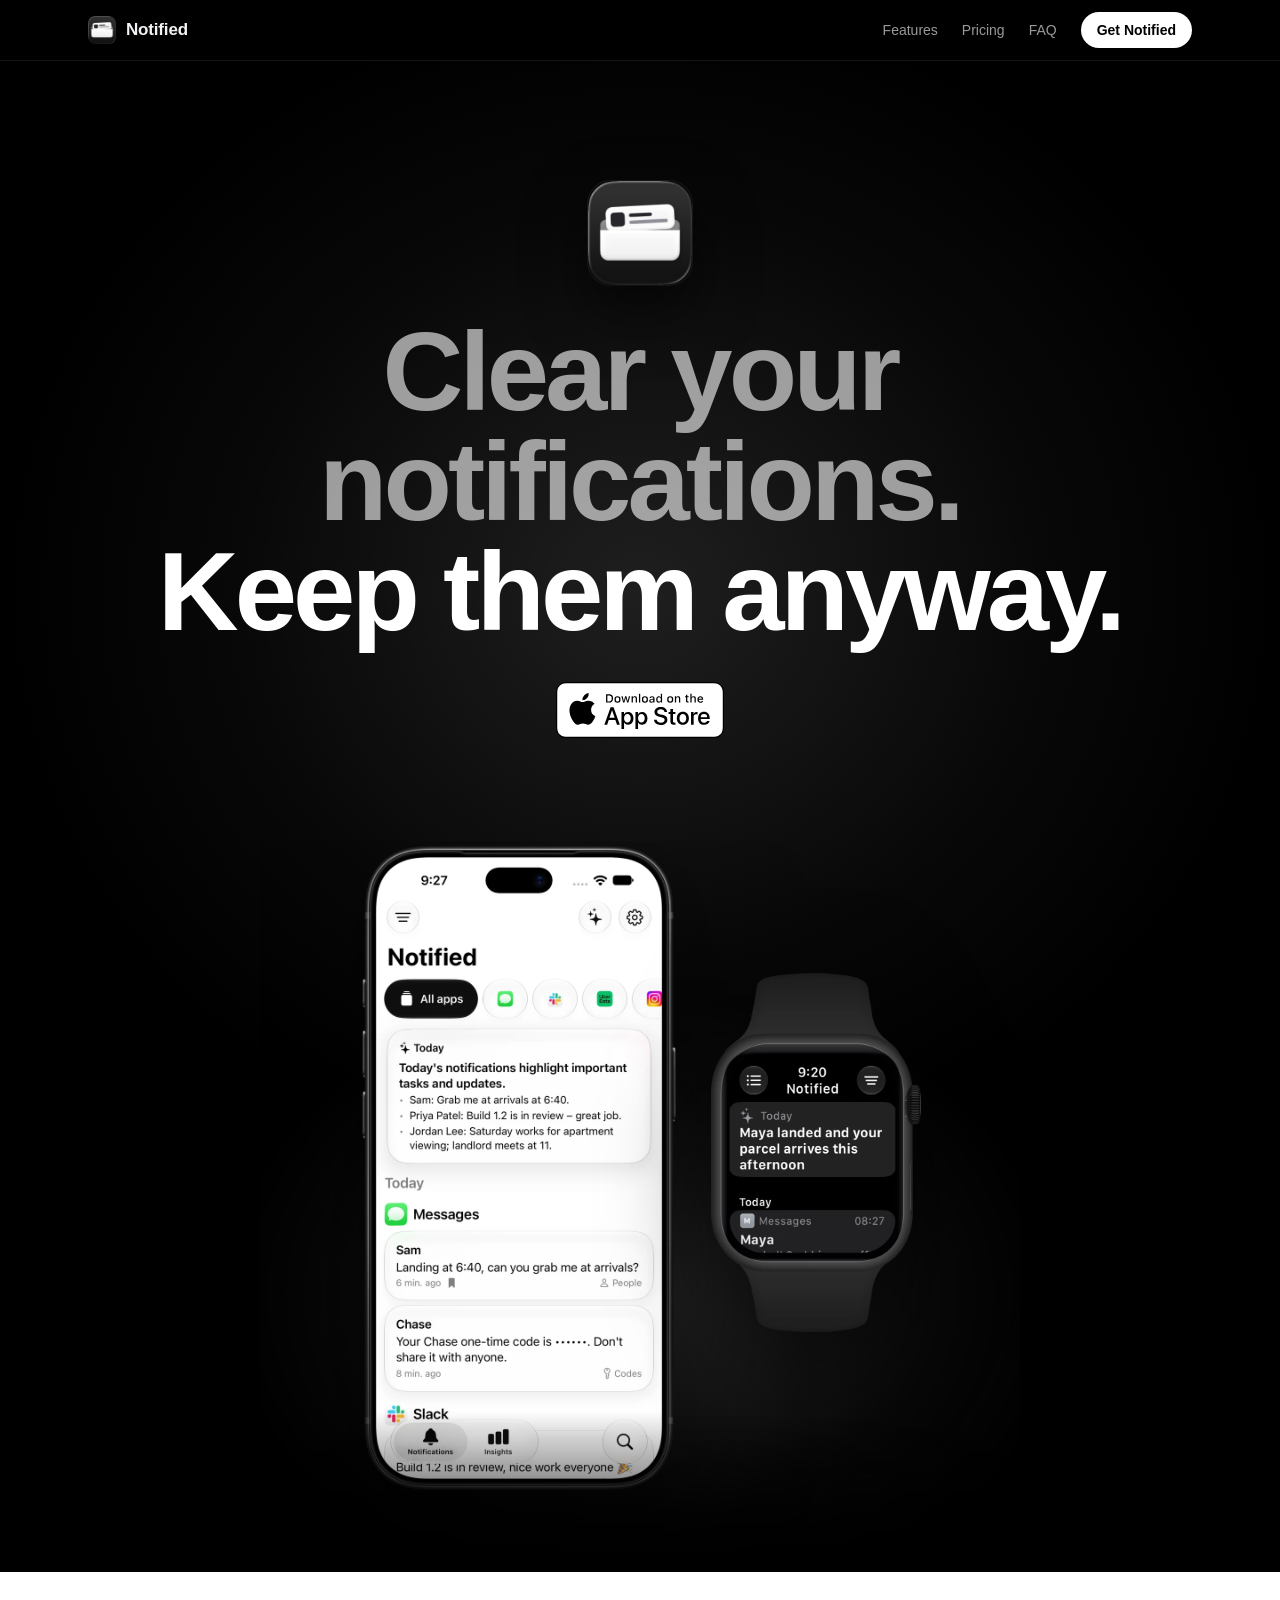
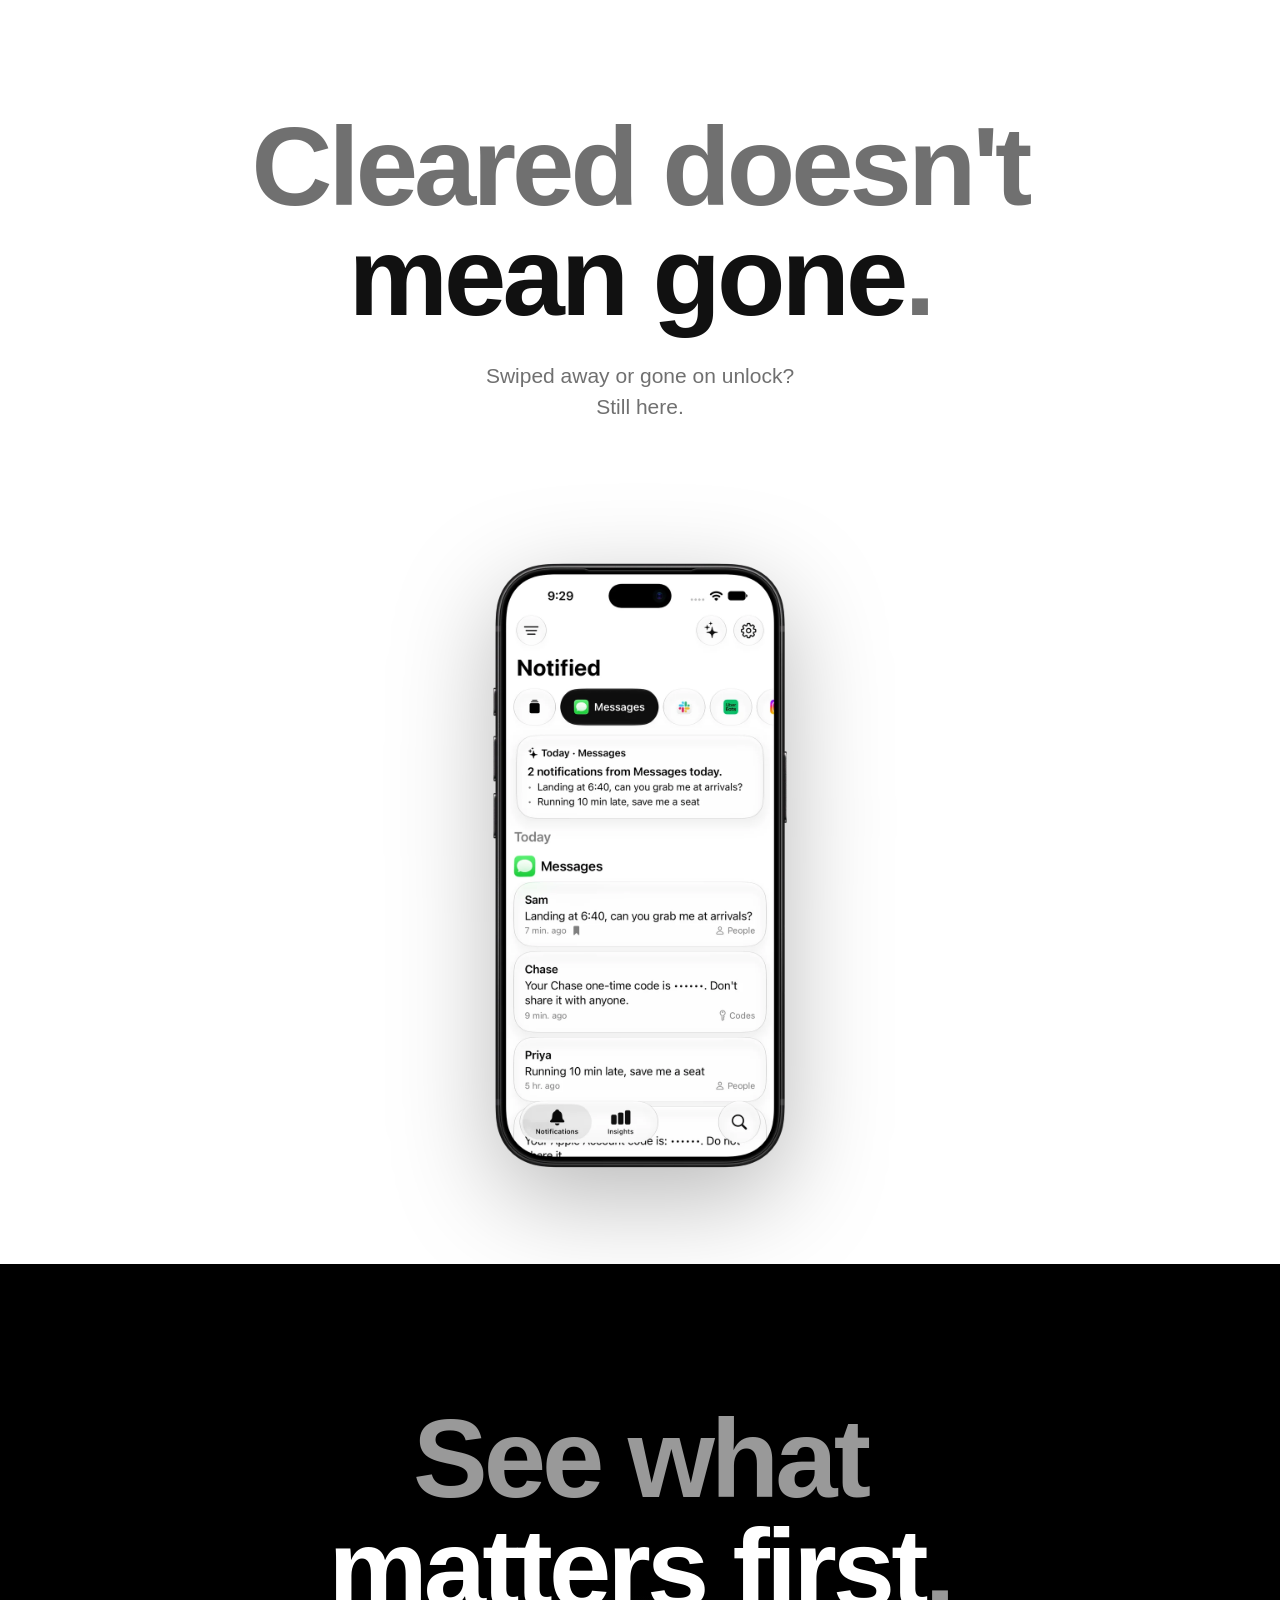
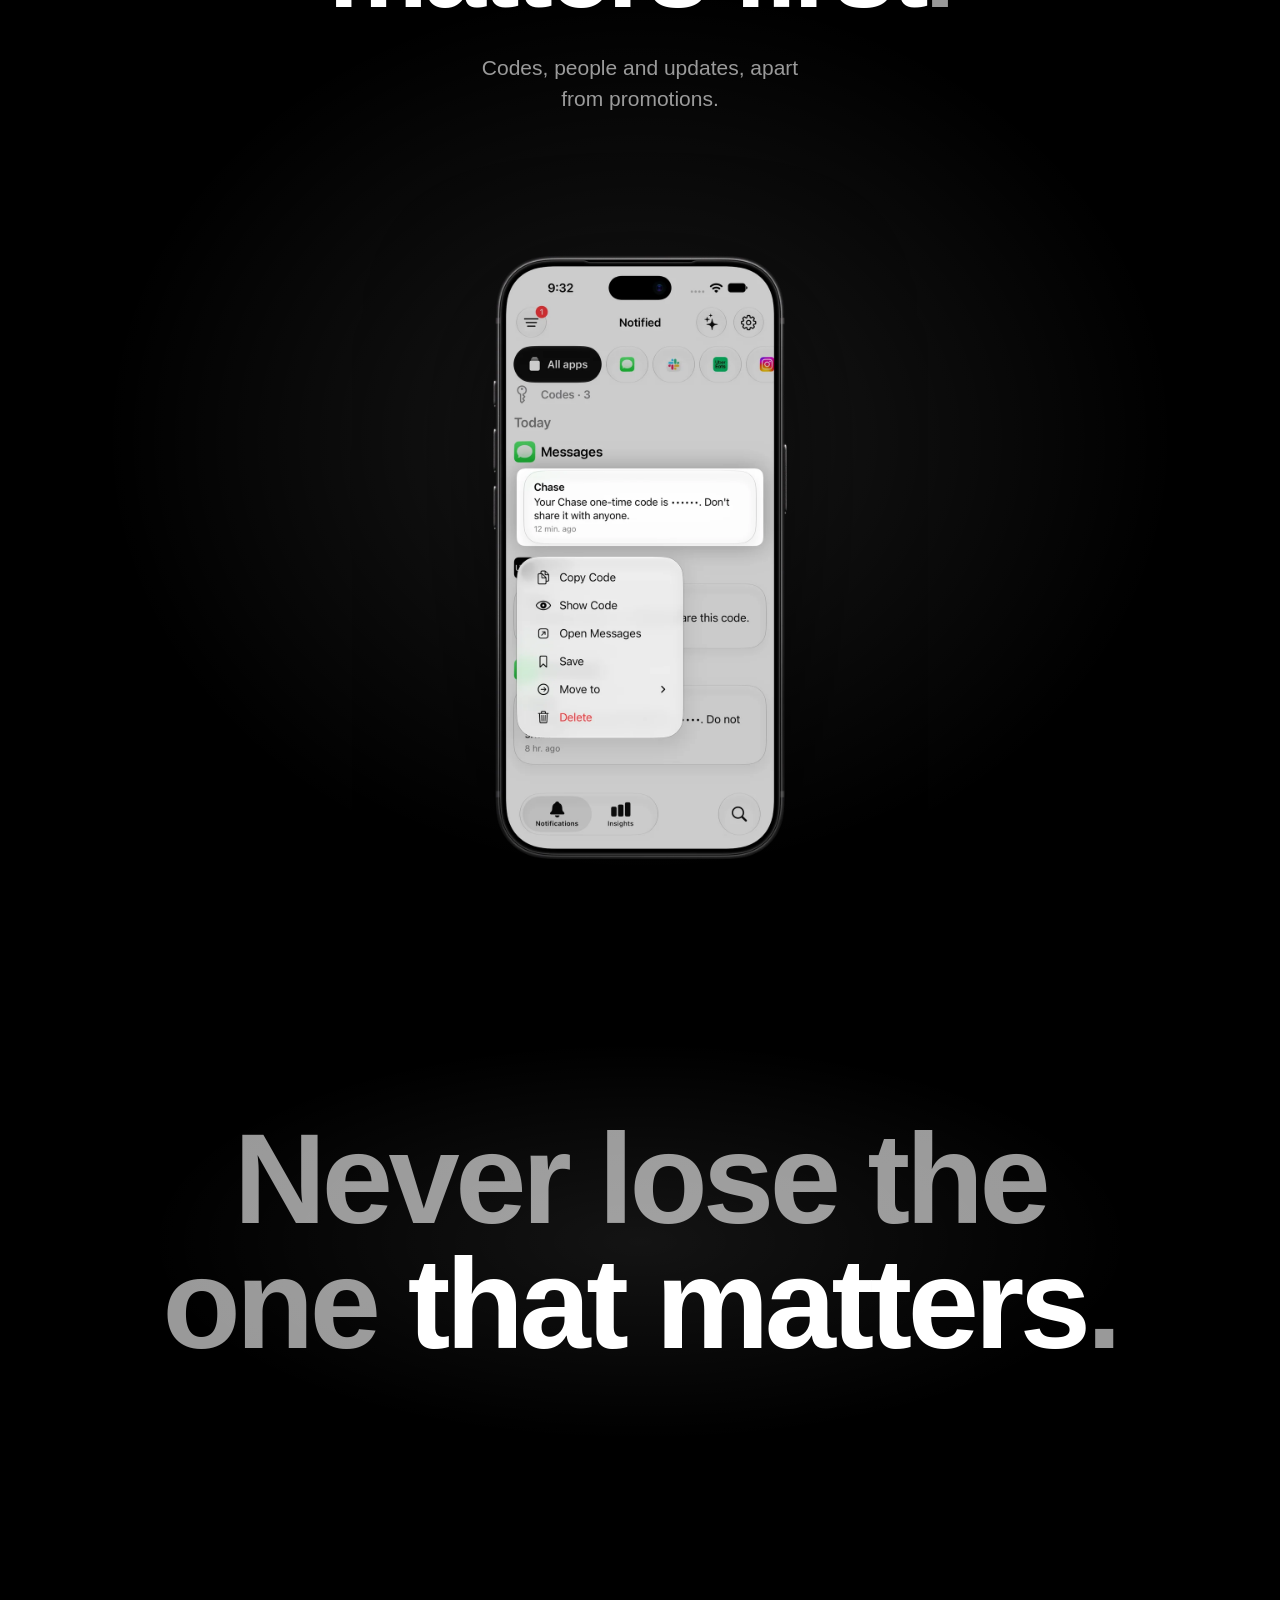
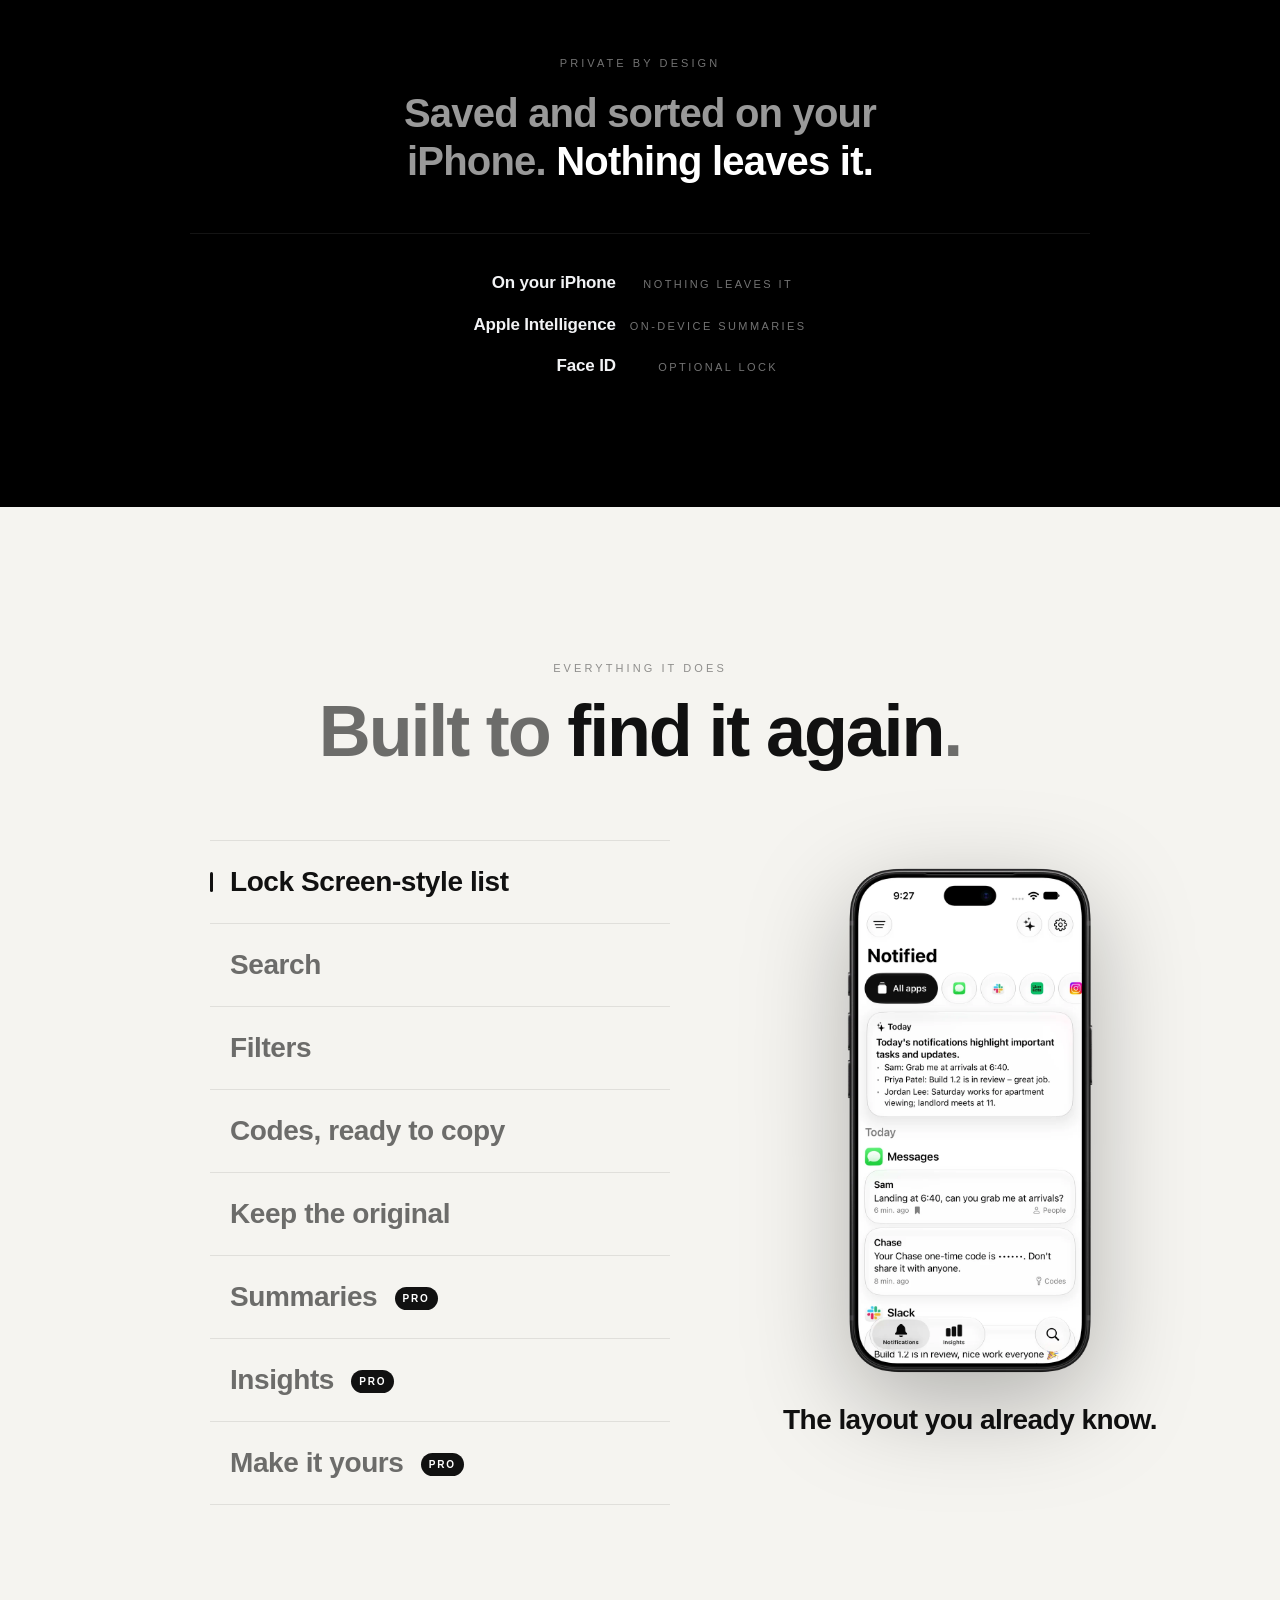
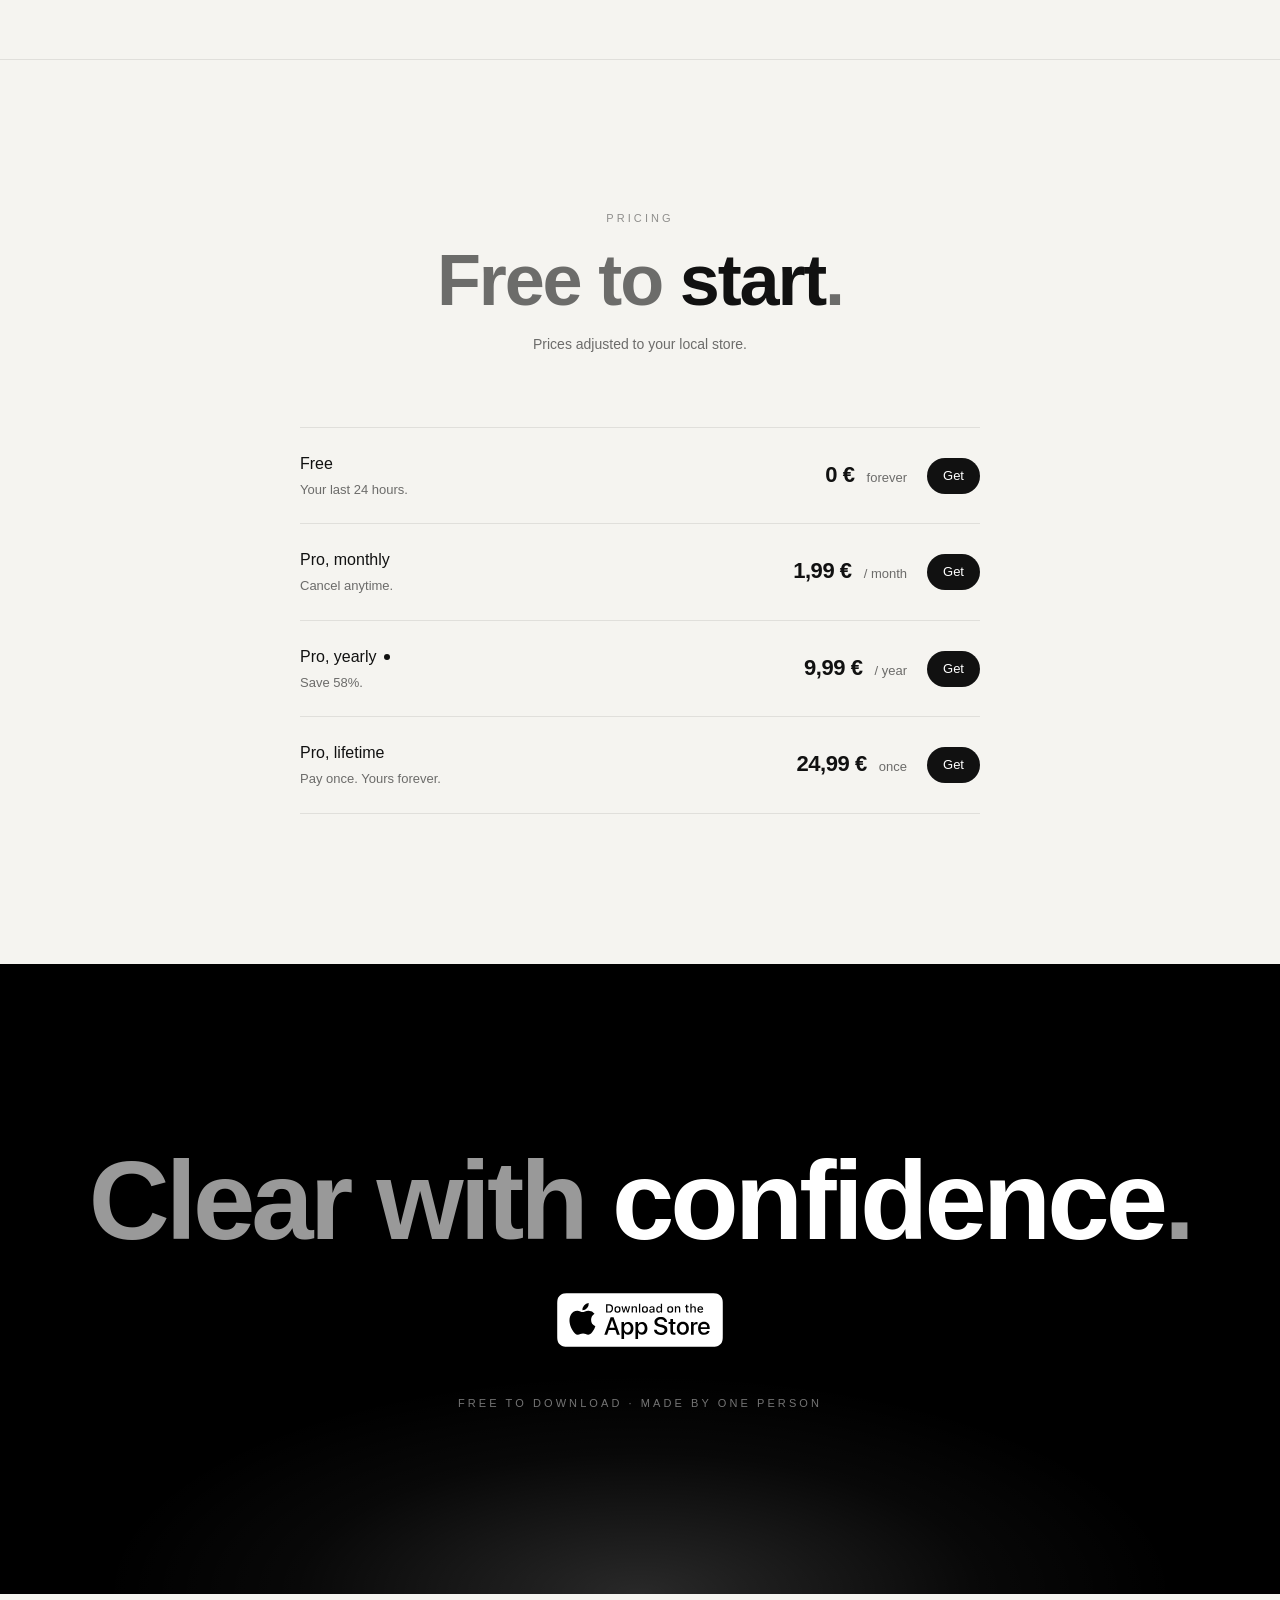
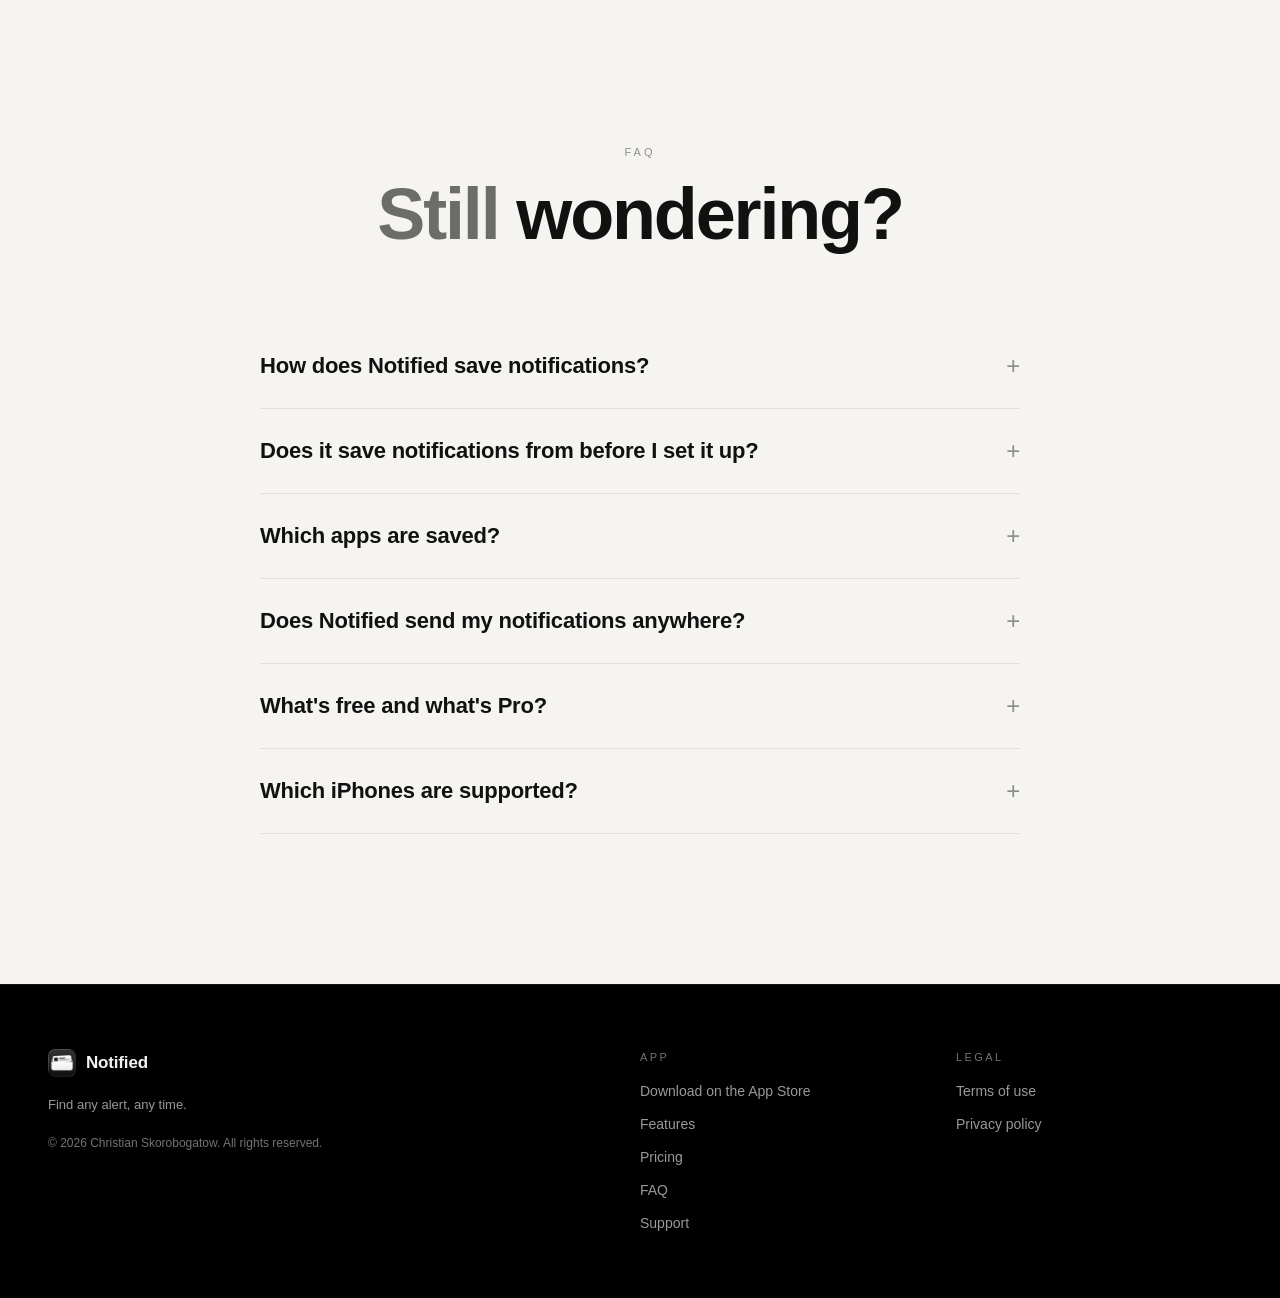
<file: index.html>
<!doctype html>
<html lang="en">
  <head>
    <base href="./" />
    <meta charset="utf-8" />
    <meta name="viewport" content="width=device-width, initial-scale=1" />
    <title>Notified: Notification History</title>
    <meta name="description" content="Clear your notifications. Keep them anyway. Notified keeps a copy of every notification from the apps you choose, sorted and searchable, on your iPhone." />
    <meta name="author" content="Christian Skorobogatow" />
    <meta name="theme-color" content="#000000" />
    <meta property="og:site_name" content="Notified: Notification History" />
    <meta property="og:title" content="Notified: Notification History" />
    <meta property="og:description" content="Clear your notifications. Keep them anyway. Find any alert, any time." />
    <meta property="og:url" content="https://christiansko.github.io/Notified-Web/" />
    <meta property="og:type" content="website" />
    <meta property="og:image" content="https://christiansko.github.io/Notified-Web/images/og-image.png" />
    <meta name="twitter:card" content="summary_large_image" />
    <meta name="twitter:title" content="Notified: Notification History" />
    <meta name="twitter:description" content="Clear your notifications. Keep them anyway. Find any alert, any time." />
    <meta name="twitter:image" content="https://christiansko.github.io/Notified-Web/images/og-image.png" />
    <meta name="twitter:dnt" content="on" />
    <meta name="apple-itunes-app" content="app-id=6820894292" />
    <link href="https://christiansko.github.io/Notified-Web/" rel="canonical" />
    <link href="images/favicon.png" rel="icon" />
    <link href="images/app-icon-512.png" rel="apple-touch-icon" />
    <link rel="preload" as="image" href="images/screenshots/01-home.webp" />
    <link href="css/landing.css" rel="stylesheet" />
    <script type="application/ld+json">
    {
      "@context": "https://schema.org",
      "@type": "SoftwareApplication",
      "name": "Notified: Notification History",
      "operatingSystem": "iOS",
      "applicationCategory": "UtilitiesApplication",
      "description": "Clear your notifications. Keep them anyway. Notified keeps a copy of every notification from the apps you choose, sorted and searchable, on your iPhone.",
      "url": "https://christiansko.github.io/Notified-Web/",
      "installUrl": "https://apps.apple.com/app/id6820894292",
      "offers": { "@type": "Offer", "price": "0", "priceCurrency": "EUR" }
    }
    </script>
  </head>
  <body>
    <a class="skip-link" href="#main">Skip to content</a>

    <header class="nav" id="top">
      <div class="nav-inner">
        <a href="./" class="nav-brand" aria-label="Notified home">
          <img src="images/app-icon-512.png" alt="" width="28" height="28" />
          <span>Notified</span>
        </a>
        <nav class="nav-links" aria-label="Sections">
          <a href="#features">Features</a>
          <a href="#pricing">Pricing</a>
          <a href="#faq">FAQ</a>
        </nav>
        <a href="https://apps.apple.com/app/id6820894292" class="nav-cta">Get Notified</a>
      </div>
    </header>

    <main id="main">
      <!-- Hero -->
      <section class="hero scene scene-dark">
        <div class="glow glow-hero" aria-hidden="true"></div>
        <div class="hero-copy">
          <img src="images/app-icon-512.png" alt="" class="hero-icon rise" width="96" height="96" />
          <h1 class="display rise-blur">
            Clear your notifications.<br />
            <span class="w">Keep them anyway.</span>
          </h1>
          <div class="rise d1">
            <a href="https://apps.apple.com/app/id6820894292" class="badge-link">
              <img src="images/app-store-download-white.svg" alt="Download on the App Store" class="badge" />
            </a>
          </div>
        </div>
        <div class="hero-stage rise-scale d1">
          <div class="glow glow-stage" aria-hidden="true"></div>
          <figure class="phone phone-lg phone-hero-main">
            <div class="phone-screen">
              <img src="images/screenshots/01-home.webp" alt="Notified showing a Today summary and saved notifications from Messages and Chase" width="720" height="1472" fetchpriority="high" />
            </div>
          </figure>
          <figure class="watch watch-hero-side">
            <img src="images/screenshots/00-watch.webp" alt="Notified on Apple Watch showing a Today summary above the saved notifications" width="560" height="957" fetchpriority="high" />
          </figure>
        </div>
      </section>

      <!-- Scene: cleared is not gone -->
      <section class="scene scene-light">
        <div class="scene-copy reveal">
          <h2 class="display">Cleared doesn't <span class="w">mean gone</span>.</h2>
          <p class="lede">Swiped away or gone on unlock? Still here.</p>
        </div>
        <div class="scene-device reveal parallax" data-parallax="1">
          <figure class="phone phone-xl">
            <div class="phone-screen">
              <img src="images/screenshots/02-messages-filter.webp" alt="Notified filtered to Messages, with a Today summary above the saved notifications" width="720" height="1472" loading="lazy" />
            </div>
          </figure>
        </div>
      </section>

      <!-- Scene: see what matters first -->
      <section class="scene scene-dark">
        <div class="glow glow-mid" aria-hidden="true"></div>
        <div class="scene-copy reveal">
          <h2 class="display">See what <span class="w">matters first</span>.</h2>
          <p class="lede">Codes, people and updates, apart from promotions.</p>
        </div>
        <div class="scene-device reveal parallax" data-parallax="1">
          <figure class="phone phone-xl">
            <div class="phone-screen">
                <img src="images/screenshots/05-codes-menu.webp" alt="The list filtered to Codes, with Copy Code and Show Code in the long-press menu" width="720" height="1472" loading="lazy" />
              </div>
          </figure>
        </div>
      </section>

      <!-- Big statement -->
      <section class="statement scene-dark">
        <div class="glow glow-statement" aria-hidden="true"></div>
        <h2 class="display display-xl reveal">Never lose the one <span class="w">that matters</span>.</h2>
      </section>

      <!-- Privacy proof -->
      <section class="proof scene-dark">
        <div class="proof-inner reveal">
          <div class="eyebrow">Private by design</div>
          <blockquote class="quote">
            Saved and sorted on your iPhone. <span class="w">Nothing leaves it.</span>
          </blockquote>
          <ul class="stats" aria-label="Privacy facts">
            <li><strong>On your iPhone</strong><span>nothing leaves it</span></li>
            <li><strong>Apple Intelligence</strong><span>on‑device summaries</span></li>
            <li><strong>Face ID</strong><span>optional lock</span></li>
          </ul>
        </div>
      </section>

      <!-- Features -->
      <section id="features" class="features scene-paper">
        <div class="features-inner">
          <div class="section-head reveal">
            <div class="eyebrow">Everything it does</div>
            <h2 class="display display-md">Built to <span class="w">find it again</span>.</h2>
          </div>
          <div class="features-layout">
            <div class="features-preview" id="feature-preview" aria-live="polite">
              <div class="feature-panel is-active" data-feature="list">
                <figure class="phone phone-md">
                  <div class="phone-screen">
                    <img src="images/screenshots/01-home.webp" alt="Saved notifications in a Lock Screen-style list" width="720" height="1472" loading="lazy" />
                  </div>
                </figure>
                <p class="feature-note">The layout you already know.</p>
              </div>
              <div class="feature-panel" data-feature="search">
                <figure class="phone phone-md">
                  <div class="phone-screen">
                <img src="images/screenshots/03-search.webp" alt="Searching for "Birth" across WhatsApp and Messages"Code" with three matching notifications" width="720" height="1472" loading="lazy" />
              </div>
                </figure>
                <p class="feature-note">Any notification, in seconds.</p>
              </div>
              <div class="feature-panel" data-feature="filters">
                <figure class="phone phone-md">
                  <div class="phone-screen">
                <img src="images/screenshots/02-messages-filter.webp" alt="The Messages filter selected, with People and Codes labels on each notification" width="720" height="1472" loading="lazy" />
              </div>
                </figure>
                <p class="feature-note">Codes, People, Updates, Promotions.</p>
              </div>
              <div class="feature-panel" data-feature="codes">
                <figure class="phone phone-md">
                  <div class="phone-screen">
                <img src="images/screenshots/05-codes-menu.webp" alt="Long-press menu on a code notification with Copy Code at the top" width="720" height="1472" loading="lazy" />
              </div>
                </figure>
                <p class="feature-note">Swipe, copy, done.</p>
              </div>
              <div class="feature-panel" data-feature="original">
                <figure class="phone phone-md">
                  <div class="phone-screen">
                <img src="images/screenshots/06-detail.webp" alt="Detail view of a Messages notification with the original text" width="720" height="1472" loading="lazy" />
              </div>
                </figure>
                <p class="feature-note">Edited or unsent? Still here.</p>
              </div>
              <div class="feature-panel" data-feature="summary">
                <figure class="phone phone-md">
                  <div class="phone-screen">
                    <img src="images/screenshots/09-aurora-gmail.webp" alt="A Today summary for Gmail on the Aurora background" width="720" height="1472" loading="lazy" />
                  </div>
                </figure>
                <p class="feature-note">Catch up in one look.</p>
              </div>
              <div class="feature-panel" data-feature="insights">
                <figure class="phone phone-md">
                  <div class="phone-screen">
                    <img src="images/screenshots/04-insights.webp" alt="Insights showing notifications per app" width="720" height="1472" loading="lazy" />
                  </div>
                </figure>
                <p class="feature-note">See which apps send the most.</p>
              </div>
              <div class="feature-panel" data-feature="yours">
                <div class="phone-pair">
                  <figure class="phone">
                    <div class="phone-screen">
                      <img src="images/screenshots/07-backgrounds.webp" alt="The Background setting with Aurora, Ocean, Sunset, Forest, Graphite and your own photo" width="720" height="1472" loading="lazy" />
                    </div>
                  </figure>
                  <figure class="phone">
                    <div class="phone-screen">
                      <img src="images/screenshots/08-forest.webp" alt="The Forest background behind the notification list" width="720" height="1472" loading="lazy" />
                    </div>
                  </figure>
                </div>
                <p class="feature-note">Pick a background. Or your own photo.</p>
              </div>
            </div>
            <ul class="features-list" id="feature-list">
              <li><button type="button" data-feature="list" aria-pressed="true">Lock Screen‑style list</button></li>
              <li><button type="button" data-feature="search" aria-pressed="false">Search</button></li>
              <li><button type="button" data-feature="filters" aria-pressed="false">Filters</button></li>
              <li><button type="button" data-feature="codes" aria-pressed="false">Codes, ready to copy</button></li>
              <li><button type="button" data-feature="original" aria-pressed="false">Keep the original</button></li>
              <li><button type="button" data-feature="summary" aria-pressed="false">Summaries <span class="pro">Pro</span></button></li>
              <li><button type="button" data-feature="insights" aria-pressed="false">Insights <span class="pro">Pro</span></button></li>
              <li><button type="button" data-feature="yours" aria-pressed="false">Make it yours <span class="pro">Pro</span></button></li>
            </ul>
          </div>
        </div>
      </section>

      <!-- Pricing -->
      <section id="pricing" class="pricing scene-paper">
        <div class="pricing-inner">
          <div class="section-head reveal">
            <div class="eyebrow">Pricing</div>
            <h2 class="display display-md">Free to <span class="w">start</span>.</h2>
            <p class="section-sub">Prices adjusted to your local store.</p>
          </div>
          <ul class="tiers reveal">
            <li>
              <div class="tier-name"><span>Free</span><small>Your last 24 hours.</small></div>
              <div class="tier-price"><strong>0 €</strong><span>forever</span><a href="https://apps.apple.com/app/id6820894292" class="tier-get">Get</a></div>
            </li>
            <li>
              <div class="tier-name"><span>Pro, monthly</span><small>Cancel anytime.</small></div>
              <div class="tier-price"><strong>1,99 €</strong><span>/ month</span><a href="https://apps.apple.com/app/id6820894292" class="tier-get">Get</a></div>
            </li>
            <li class="is-highlight">
              <div class="tier-name"><span>Pro, yearly <i class="dot" aria-hidden="true"></i></span><small>Save 58%.</small></div>
              <div class="tier-price"><strong>9,99 €</strong><span>/ year</span><a href="https://apps.apple.com/app/id6820894292" class="tier-get">Get</a></div>
            </li>
            <li>
              <div class="tier-name"><span>Pro, lifetime</span><small>Pay once. Yours forever.</small></div>
              <div class="tier-price"><strong>24,99 €</strong><span>once</span><a href="https://apps.apple.com/app/id6820894292" class="tier-get">Get</a></div>
            </li>
          </ul>
        </div>
      </section>

      <!-- Final CTA -->
      <section class="final scene-dark">
        <div class="glow glow-final" aria-hidden="true"></div>
        <h2 class="display reveal">Clear with <span class="w">confidence</span>.</h2>
        <div class="reveal d1">
          <a href="https://apps.apple.com/app/id6820894292" class="badge-link">
            <img src="images/app-store-download-white.svg" alt="Download on the App Store" class="badge" />
          </a>
        </div>
        <p class="final-note reveal d2">Free to download · Made by one person</p>
      </section>

      <!-- FAQ -->
      <section id="faq" class="faq scene-paper">
        <div class="faq-inner">
          <div class="section-head reveal">
            <div class="eyebrow">FAQ</div>
            <h2 class="display display-md">Still <span class="w">wondering?</span></h2>
          </div>
          <div class="faq-list reveal">
            <details>
              <summary>How does Notified save notifications?</summary>
              <p>Through a shortcut you set up once in the Shortcuts app. Every notification from your chosen apps is copied to Notified and kept on your iPhone.</p>
            </details>
            <details>
              <summary>Does it save notifications from before I set it up?</summary>
              <p>No. iPhone keeps no history, so Notified saves from the moment the shortcut is on.</p>
            </details>
            <details>
              <summary>Which apps are saved?</summary>
              <p>Only the apps you add to the automation. Add more anytime.</p>
            </details>
            <details>
              <summary>Does Notified send my notifications anywhere?</summary>
              <p>No. Everything is saved and sorted on your iPhone, and summaries run on‑device with Apple Intelligence. See the <a href="legal/privacy-policy/">privacy policy</a>.</p>
            </details>
            <details>
              <summary>What's free and what's Pro?</summary>
              <p>Free keeps your last 24 hours with the list, search and filters. Pro adds your full history, summaries, Insights, colors and backgrounds, codes protection, Face ID lock and no ad.</p>
            </details>
            <details>
              <summary>Which iPhones are supported?</summary>
              <p>iOS 26 or later. Summaries need a device with Apple Intelligence.</p>
            </details>
          </div>
        </div>
      </section>
    </main>

    <footer class="footer scene-dark">
      <div class="footer-inner">
        <div class="footer-brand">
          <a href="./" class="nav-brand"><img src="images/app-icon-512.png" alt="" width="28" height="28" /><span>Notified</span></a>
          <p>Find any alert, any time.</p>
          <small>© 2026 Christian Skorobogatow. All rights reserved.</small>
        </div>
        <div class="footer-col">
          <h3>App</h3>
          <a href="https://apps.apple.com/app/id6820894292">Download on the App Store</a>
          <a href="#features">Features</a>
          <a href="#pricing">Pricing</a>
          <a href="#faq">FAQ</a>
          <a href="mailto:christiansko@unpluggedapp.site">Support</a>
        </div>
        <div class="footer-col">
          <h3>Legal</h3>
          <a href="https://www.apple.com/legal/internet-services/itunes/dev/stdeula/" rel="noopener">Terms of use</a>
          <a href="legal/privacy-policy/">Privacy policy</a>
        </div>
      </div>
    </footer>

    <script src="js/landing.js" defer></script>
  </body>
</html>
</file>
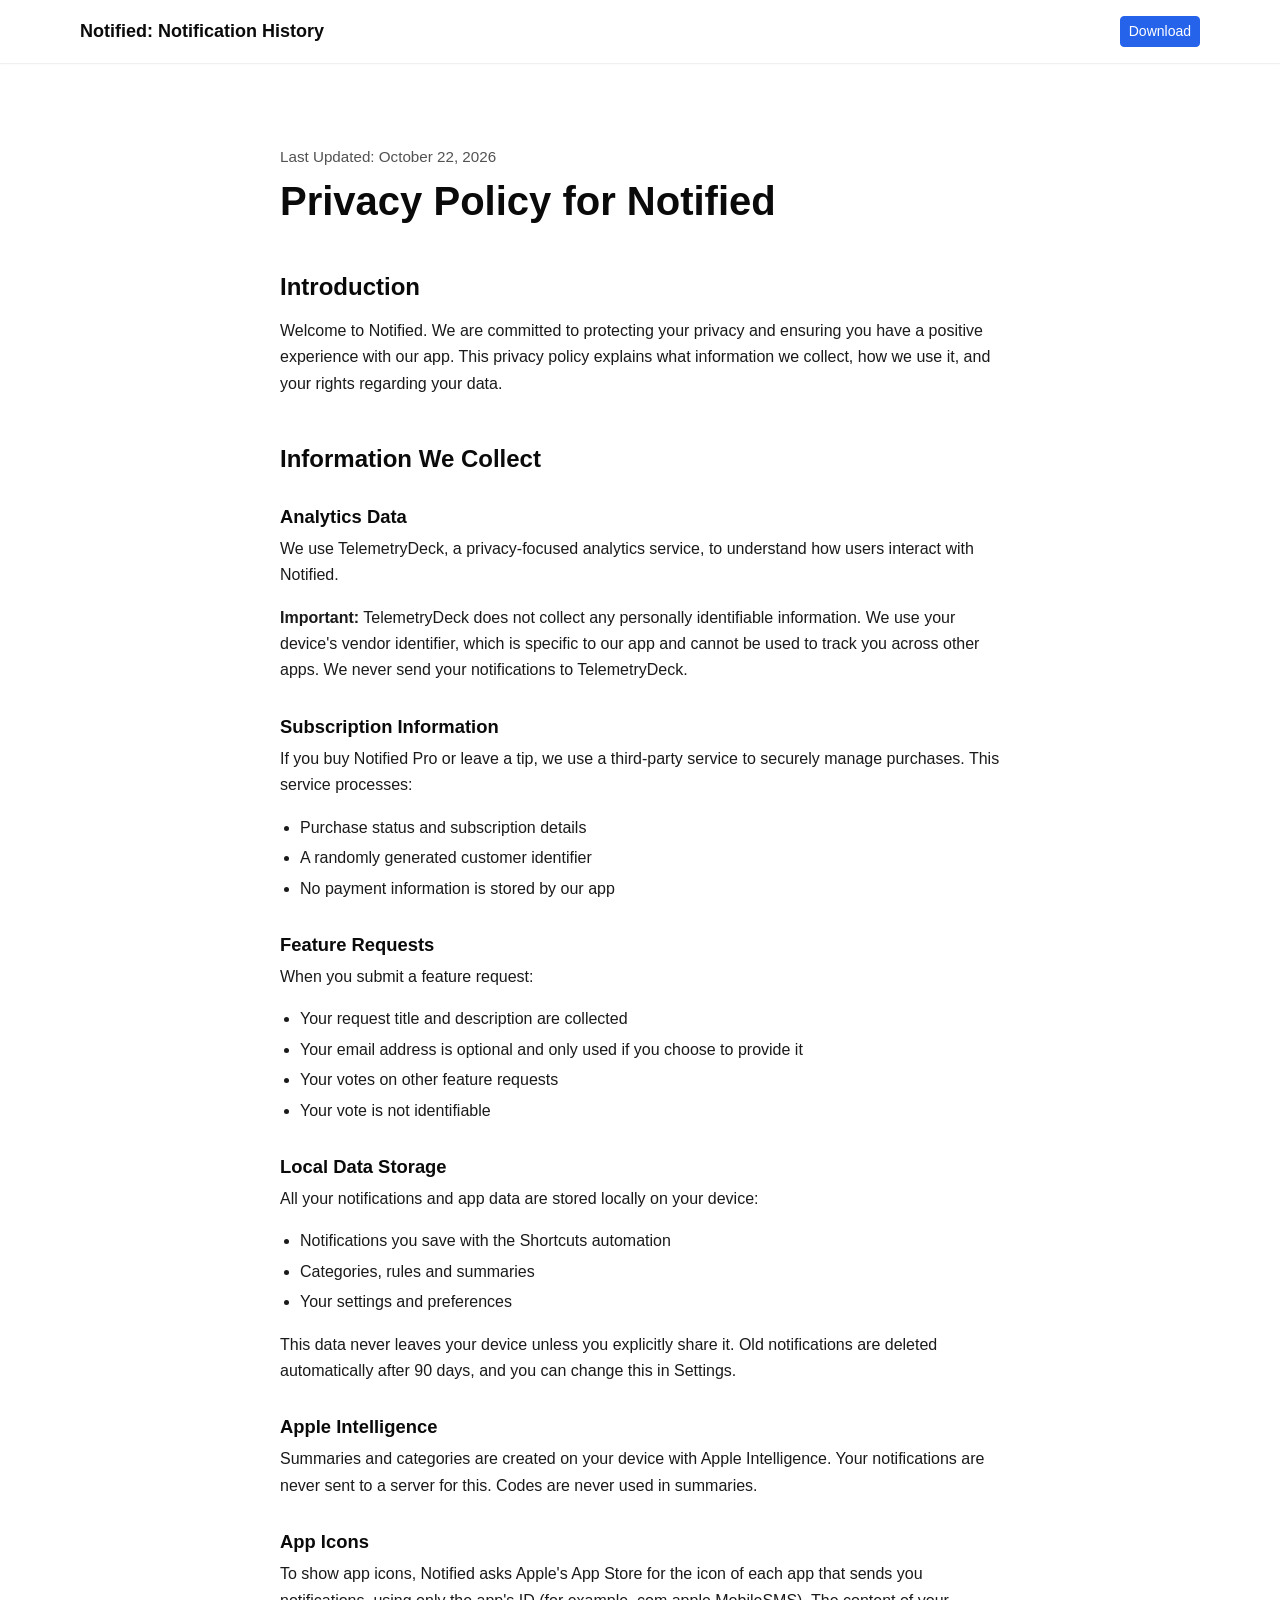
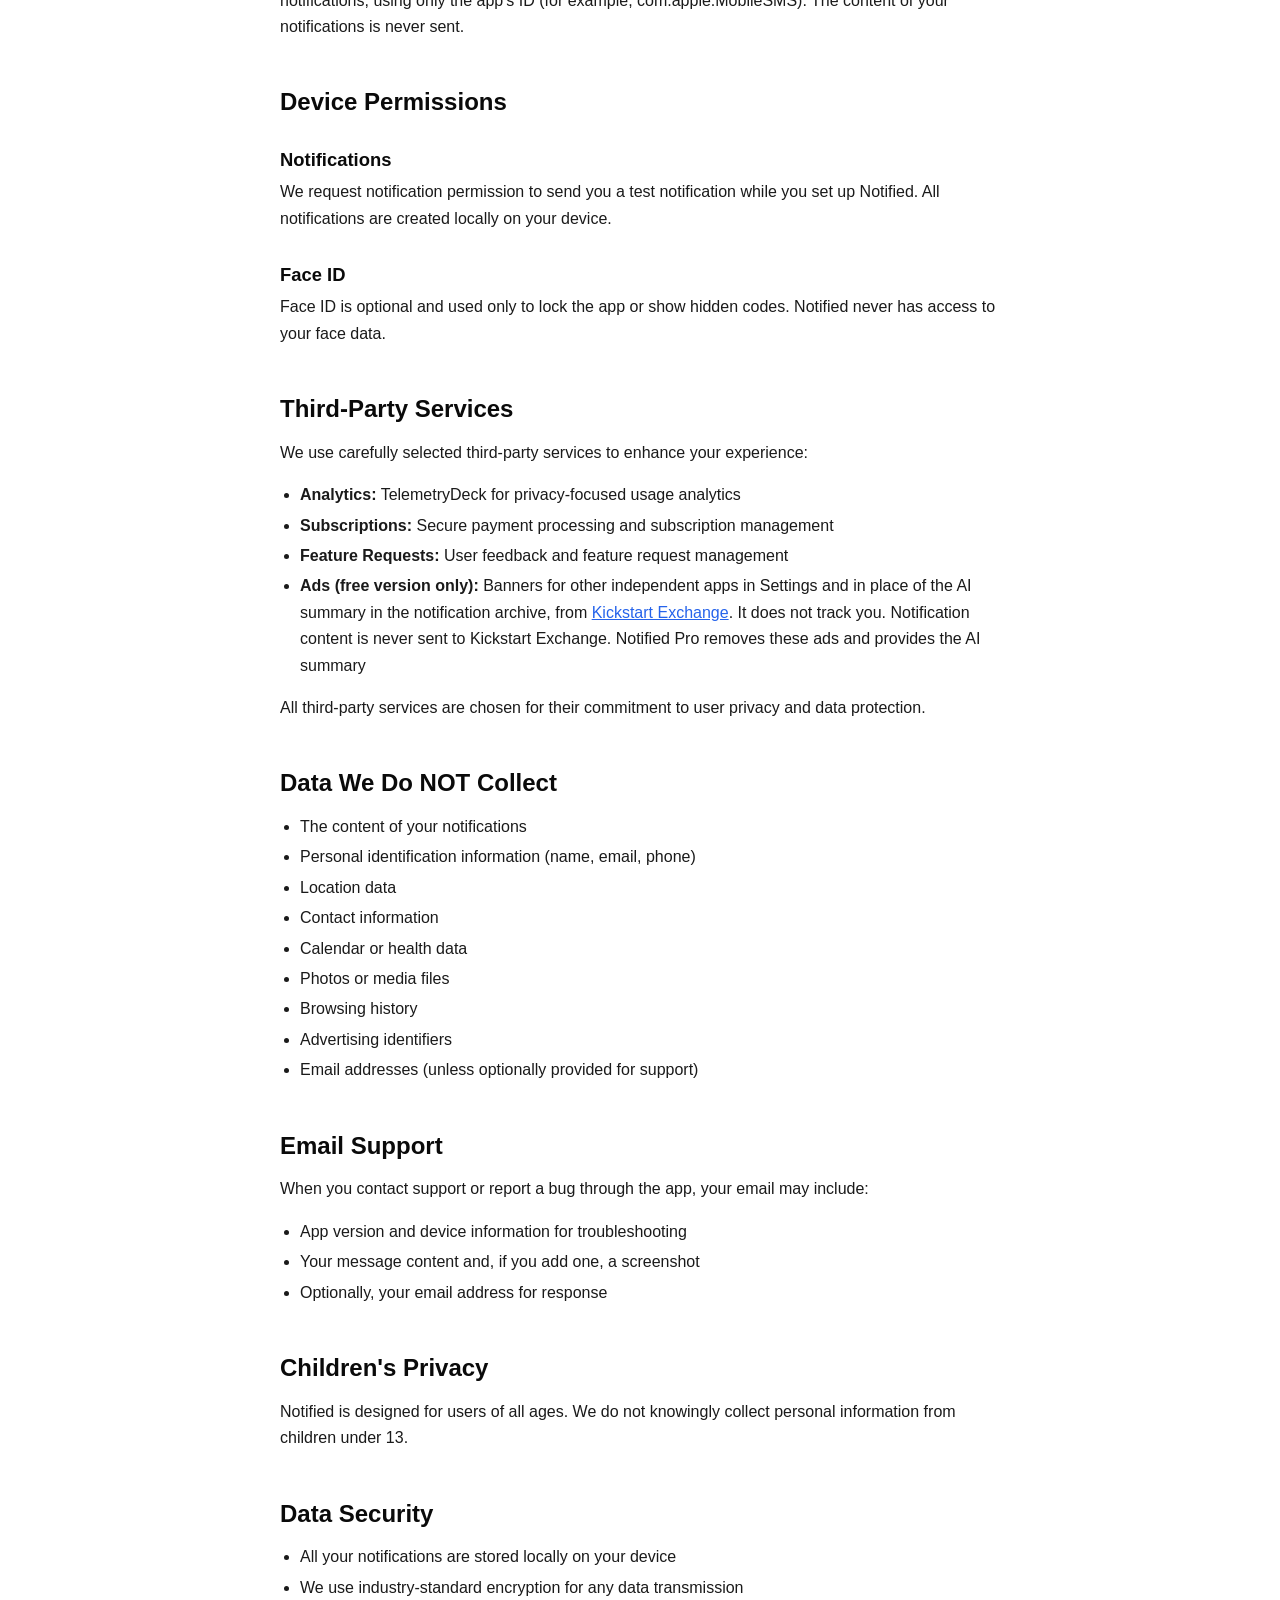
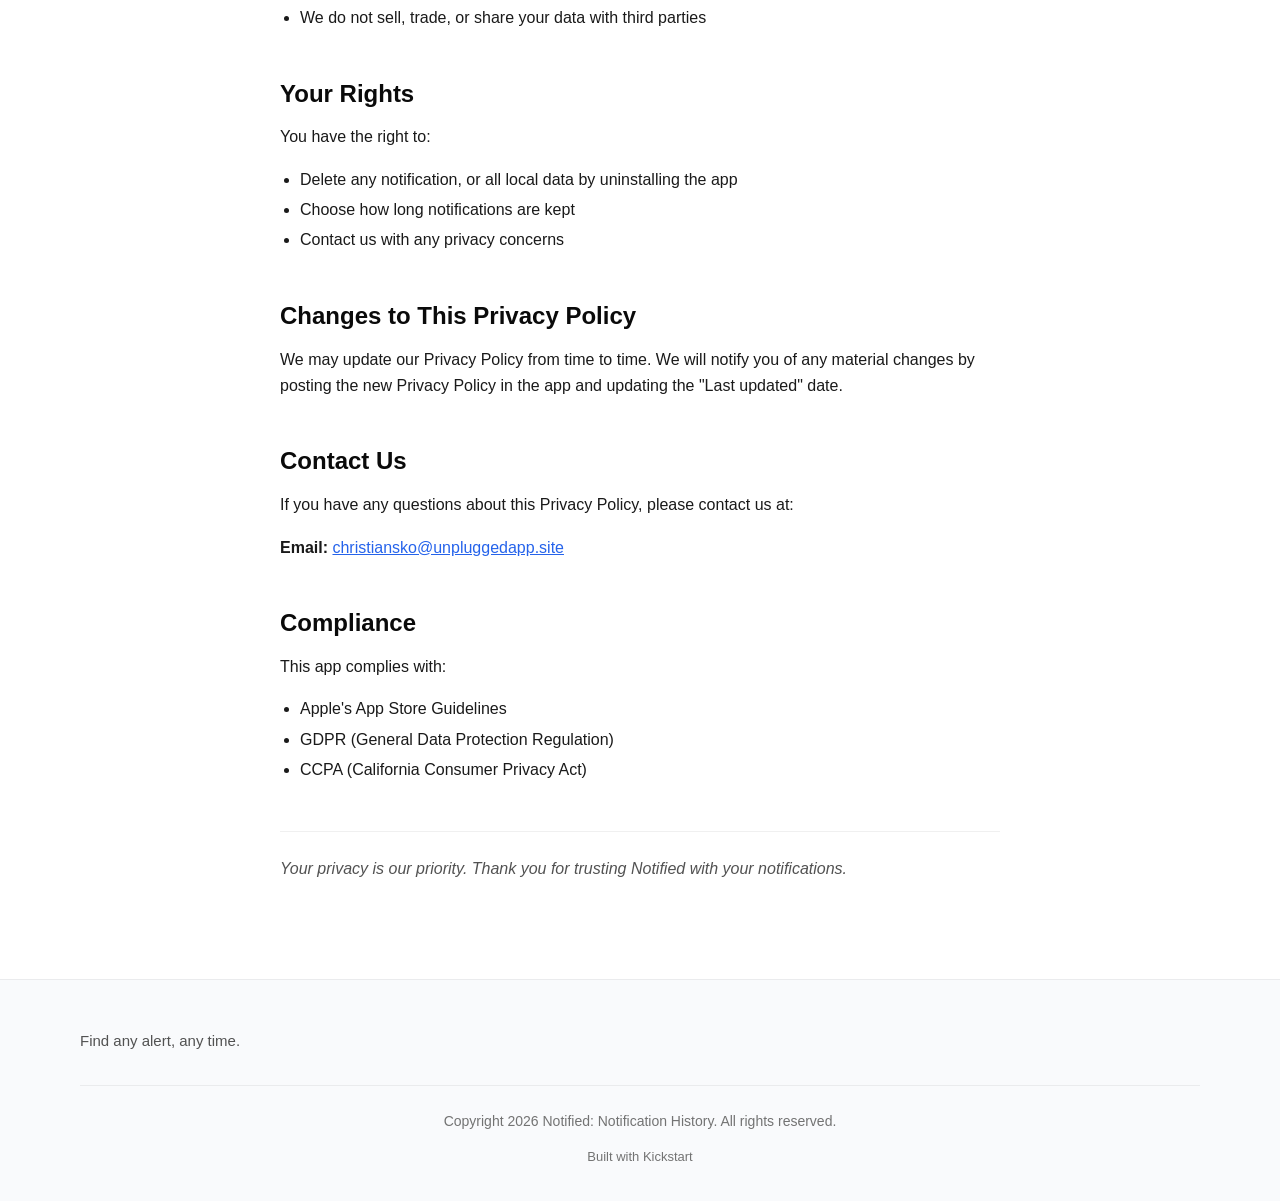
<file: legal/privacy-policy/index.html>
<!doctype html>
<html lang="en" data-light-theme="light" data-dark-theme="dark">
  <head>
    <base href="../../" />
    <meta charset="utf-8" />
    <meta name="viewport" content="width=device-width, initial-scale=1" />
    <meta name="author" content="Christian Skorobogatow" />
    <meta name="description" content="How Notified handles your data. Your notification history stays on your iPhone." />
    <meta property="og:site_name" content="Notified: Notification History" />
    <meta property="og:title" content="Privacy Policy · Notified" />
    <meta name="twitter:dnt" content="on" />
    <title>Privacy Policy · Notified</title>
    <link href="css/bootstrap.min.css" rel="stylesheet" />
    <link href="css/bootstrap-icons.min.css" rel="stylesheet" />
    <link href="css/ignite-core.min.css" rel="stylesheet" />
    <link href="images/favicon.png" rel="icon" />
    <link href="css/styles.css" rel="stylesheet" />
    <style>
:root {
    --primary-color: #2563eb;
    --primary-rgb: 37, 99, 235;
    --font-family: -apple-system, BlinkMacSystemFont, 'Segoe UI', Roboto, 'Helvetica Neue', Arial, sans-serif;
    color-scheme: light dark;
}
.legal-page { padding: var(--spacing-3xl) 0; }
.legal-content { max-width: 720px; margin: 0 auto; color: var(--text-primary); line-height: 1.65; }
.legal-content h1 { color: var(--text-dark); font-weight: 700; margin-bottom: var(--spacing-xl); }
.legal-content h2 { color: var(--text-dark); font-size: 1.5rem; font-weight: 600; margin-top: var(--spacing-2xl); margin-bottom: var(--spacing-md); }
.legal-content h3 { color: var(--text-dark); font-size: 1.15rem; font-weight: 600; margin-top: var(--spacing-xl); margin-bottom: var(--spacing-sm); }
.legal-content p, .legal-content li { color: var(--text-primary); }
.legal-content ul { padding-left: 1.25rem; margin-bottom: var(--spacing-md); }
.legal-content li { margin-bottom: var(--spacing-xs); }
.legal-content hr { border-color: var(--border-color); opacity: 1; margin: var(--spacing-2xl) 0 var(--spacing-lg); }
.legal-content em { color: var(--text-muted); }
.legal-content > p:first-child { color: var(--text-muted); font-size: 0.95rem; margin-bottom: var(--spacing-sm); }
.legal-placeholder { background: #fde68a; color: #1a1a1a; padding: 0 0.25em; border-radius: var(--radius-sm); }
</style>
    <meta name="apple-itunes-app" content="app-id=6820894292" />
  </head>
  <body data-site-classes="site-shell">
    <header>
      <nav class="site-header navbar navbar-expand-md">
        <div class="container flex-wrap flex-lg-nowrap">
          <div class="me-2 me-md-auto">
            <a href="./" class="brand-link d-inline-flex align-items-center navbar-brand"><span class="brand-name">Notified: Notification History</span></a>
          </div>
          <div class="navbar-nav">
            <a href="https://apps.apple.com/app/id6820894292" class="text-nowrap btn btn-sm btn-primary">Download</a>
          </div>
        </div>
      </nav>
    </header>
    <main class="site-main">
      <div class="ig-main-content">
        <div class="legal-page">
          <div class="container">
            <article class="legal-content">
<p>Last Updated: October 22, 2026</p>
<h1 id="privacy-policy-for-notified">Privacy Policy for Notified</h1>
<h2 id="introduction">Introduction</h2>
<p>Welcome to Notified. We are committed to protecting your privacy and
ensuring you have a positive experience with our app. This privacy
policy explains what information we collect, how we use it, and your
rights regarding your data.</p>
<h2 id="information-we-collect">Information We Collect</h2>
<h3 id="analytics-data">Analytics Data</h3>
<p>We use TelemetryDeck, a privacy-focused analytics service, to
understand how users interact with Notified.</p>
<p><strong>Important:</strong> TelemetryDeck does not collect any
personally identifiable information. We use your device's vendor
identifier, which is specific to our app and cannot be used to track you
across other apps. We never send your notifications to
TelemetryDeck.</p>
<h3 id="subscription-information">Subscription Information</h3>
<p>If you buy Notified Pro or leave a tip, we use a third-party service
to securely manage purchases. This service processes:</p>
<ul>
<li>Purchase status and subscription details</li>
<li>A randomly generated customer identifier</li>
<li>No payment information is stored by our app</li>
</ul>
<h3 id="feature-requests">Feature Requests</h3>
<p>When you submit a feature request:</p>
<ul>
<li>Your request title and description are collected</li>
<li>Your email address is optional and only used if you choose to
provide it</li>
<li>Your votes on other feature requests</li>
<li>Your vote is not identifiable</li>
</ul>
<h3 id="local-data-storage">Local Data Storage</h3>
<p>All your notifications and app data are stored locally on your
device:</p>
<ul>
<li>Notifications you save with the Shortcuts automation</li>
<li>Categories, rules and summaries</li>
<li>Your settings and preferences</li>
</ul>
<p>This data never leaves your device unless you explicitly share it.
Old notifications are deleted automatically after 90 days, and you can
change this in Settings.</p>
<h3 id="apple-intelligence">Apple Intelligence</h3>
<p>Summaries and categories are created on your device with Apple
Intelligence. Your notifications are never sent to a server for this.
Codes are never used in summaries.</p>
<h3 id="app-icons">App Icons</h3>
<p>To show app icons, Notified asks Apple's App Store for the icon of
each app that sends you notifications, using only the app's ID (for
example, com.apple.MobileSMS). The content of your notifications is
never sent.</p>
<h2 id="device-permissions">Device Permissions</h2>
<h3 id="notifications">Notifications</h3>
<p>We request notification permission to send you a test notification
while you set up Notified. All notifications are created locally on your
device.</p>
<h3 id="face-id">Face ID</h3>
<p>Face ID is optional and used only to lock the app or show hidden
codes. Notified never has access to your face data.</p>
<h2 id="third-party-services">Third-Party Services</h2>
<p>We use carefully selected third-party services to enhance your
experience:</p>
<ul>
<li><strong>Analytics:</strong> TelemetryDeck for privacy-focused usage
analytics</li>
<li><strong>Subscriptions:</strong> Secure payment processing and
subscription management</li>
<li><strong>Feature Requests:</strong> User feedback and feature request
management</li>
<li><strong>Ads (free version only):</strong> Banners for other
independent apps in Settings and in place of the AI summary in the
notification archive, from <a
href="https://exchange.kickstart.tools/privacy">Kickstart Exchange</a>.
It does not track you. Notification content is never sent to Kickstart
Exchange. Notified Pro removes these ads and provides the AI summary</li>
</ul>
<p>All third-party services are chosen for their commitment to user
privacy and data protection.</p>
<h2 id="data-we-do-not-collect">Data We Do NOT Collect</h2>
<ul>
<li>The content of your notifications</li>
<li>Personal identification information (name, email, phone)</li>
<li>Location data</li>
<li>Contact information</li>
<li>Calendar or health data</li>
<li>Photos or media files</li>
<li>Browsing history</li>
<li>Advertising identifiers</li>
<li>Email addresses (unless optionally provided for support)</li>
</ul>
<h2 id="email-support">Email Support</h2>
<p>When you contact support or report a bug through the app, your email
may include:</p>
<ul>
<li>App version and device information for troubleshooting</li>
<li>Your message content and, if you add one, a screenshot</li>
<li>Optionally, your email address for response</li>
</ul>
<h2 id="childrens-privacy">Children's Privacy</h2>
<p>Notified is designed for users of all ages. We do not knowingly
collect personal information from children under 13.</p>
<h2 id="data-security">Data Security</h2>
<ul>
<li>All your notifications are stored locally on your device</li>
<li>We use industry-standard encryption for any data transmission</li>
<li>We do not sell, trade, or share your data with third parties</li>
</ul>
<h2 id="your-rights">Your Rights</h2>
<p>You have the right to:</p>
<ul>
<li>Delete any notification, or all local data by uninstalling the
app</li>
<li>Choose how long notifications are kept</li>
<li>Contact us with any privacy concerns</li>
</ul>
<h2 id="changes-to-this-privacy-policy">Changes to This Privacy
Policy</h2>
<p>We may update our Privacy Policy from time to time. We will notify
you of any material changes by posting the new Privacy Policy in the app
and updating the "Last updated" date.</p>
<h2 id="contact-us">Contact Us</h2>
<p>If you have any questions about this Privacy Policy, please contact
us at:</p>
<p><strong>Email:</strong> <a href="mailto:christiansko@unpluggedapp.site">christiansko@unpluggedapp.site</a></p>
<h2 id="compliance">Compliance</h2>
<p>This app complies with:</p>
<ul>
<li>Apple's App Store Guidelines</li>
<li>GDPR (General Data Protection Regulation)</li>
<li>CCPA (California Consumer Privacy Act)</li>
</ul>
<hr />
<p><em>Your privacy is our priority. Thank you for trusting Notified
with your notifications.</em></p>
            </article>
          </div>
        </div>
      </div>
    </main>
    <div class="site-footer">
      <div class="container">
        <div class="footer-content">
          <div class="footer-brand">
            <p class="footer-tagline">Find any alert, any time.</p>
          </div>
        </div>
        <div class="footer-copyright">
          <p>Copyright 2026 Notified: Notification History. All rights reserved.</p>
          <a href="https://www.kickstart.tools" class="footer-kickstart-link">Built with Kickstart</a>
        </div>
      </div>
    </div>
    <script src="js/bootstrap.bundle.min.js"></script>
    <script src="js/ignite-core.js"></script>
  </body>
</html>
</file>
<file: css/landing.css>
/* Notified landing page. Hand-written; the Kickstart export CSS still powers legal pages. */

:root {
  --black: #000;
  --white: #fff;
  --ink: #f2f3f5;
  --ink-60: rgba(255, 255, 255, 0.6);
  --ink-45: rgba(255, 255, 255, 0.45);
  --ink-hair: rgba(255, 255, 255, 0.08);
  --paper: #f5f4f0;
  --graphite: #111;
  --graphite-60: rgba(17, 17, 17, 0.6);
  --graphite-45: rgba(17, 17, 17, 0.45);
  --paper-hair: rgba(17, 17, 17, 0.09);
  --font: -apple-system, BlinkMacSystemFont, "SF Pro Display", "Inter", "Segoe UI", Roboto, "Helvetica Neue", Arial, sans-serif;
  --ease: cubic-bezier(0.16, 1, 0.3, 1);
  --gutter: clamp(20px, 5vw, 48px);
}

* { box-sizing: border-box; }
html { scroll-behavior: smooth; background: var(--black); -webkit-text-size-adjust: 100%; }
body {
  margin: 0;
  font-family: var(--font);
  color: var(--ink);
  background: var(--black);
  line-height: 1.5;
  -webkit-font-smoothing: antialiased;
  overflow-x: hidden;
}
img { display: block; max-width: 100%; height: auto; }
a { color: inherit; text-decoration: none; }
button { font: inherit; color: inherit; }
h1, h2, h3, p, ul, ol, figure, blockquote { margin: 0; }
ul, ol { padding: 0; list-style: none; }

.skip-link { position: absolute; left: -999px; top: 8px; background: var(--white); color: var(--black); padding: 8px 12px; border-radius: 999px; z-index: 100; }
.skip-link:focus { left: 12px; }

/* ---------- Type ---------- */
.display {
  font-weight: 650;
  letter-spacing: -0.035em;
  line-height: 0.98;
  font-size: clamp(38px, 9vw, 112px);
  text-wrap: balance;
}
@media (max-width: 420px) { .display .w { white-space: normal; } }
.display-xl { font-size: clamp(48px, 10.5vw, 128px); max-width: 16ch; }
.display-md { font-size: clamp(36px, 6.5vw, 72px); letter-spacing: -0.03em; line-height: 1.02; }
.scene-dark .display { color: var(--ink-60); }
.scene-dark .display .w { color: var(--white); }
.scene-light .display, .scene-paper .display { color: var(--graphite-60); }
.scene-light .display .w, .scene-paper .display .w { color: var(--graphite); }
.w { white-space: nowrap; }
.lede {
  font-size: clamp(17px, 2vw, 21px);
  max-width: 34ch;
  margin: 28px auto 0;
  text-wrap: pretty;
}
.scene-dark .lede { color: var(--ink-60); }
.scene-light .lede, .scene-paper .lede { color: var(--graphite-60); }
.eyebrow {
  font-size: 11px;
  letter-spacing: 0.28em;
  text-transform: uppercase;
  margin-bottom: 18px;
}
.scene-dark .eyebrow { color: var(--ink-45); }
.scene-paper .eyebrow { color: var(--graphite-45); }
.section-head { text-align: center; margin-bottom: clamp(40px, 7vw, 72px); }
.section-sub { margin-top: 16px; font-size: 14px; color: var(--graphite-60); }

/* ---------- Surfaces ---------- */
.scene-dark { background: var(--black); color: var(--ink); }
.scene-light { background: var(--white); color: var(--graphite); }
.scene-paper { background: var(--paper); color: var(--graphite); }
.glow { position: absolute; inset: 0; pointer-events: none; }
.glow-hero { background: radial-gradient(70% 55% at 50% 35%, rgba(255,255,255,0.12) 0%, rgba(255,255,255,0.03) 45%, transparent 72%); animation: breathe 8s ease-in-out infinite; }
.glow-stage { inset: -10% -20%; background: radial-gradient(55% 50% at 50% 60%, rgba(255,255,255,0.16) 0%, rgba(255,255,255,0.03) 50%, transparent 75%); filter: blur(8px); z-index: -1; animation: breathe 8s ease-in-out -3s infinite; }
.glow-mid { background: radial-gradient(60% 50% at 50% 60%, rgba(255,255,255,0.1) 0%, transparent 70%); }
.glow-statement { background: radial-gradient(55% 50% at 50% 50%, rgba(255,255,255,0.08) 0%, transparent 70%); }
.glow-final { background: radial-gradient(60% 50% at 50% 100%, rgba(255,255,255,0.16) 0%, rgba(255,255,255,0.03) 45%, transparent 70%); }
@keyframes breathe { 0%, 100% { opacity: 0.8; transform: scale(1); } 50% { opacity: 1; transform: scale(1.04); } }

/* ---------- Nav ---------- */
.nav {
  position: sticky; top: 0; z-index: 50;
  background: rgba(0, 0, 0, 0.6);
  -webkit-backdrop-filter: saturate(180%) blur(18px);
  backdrop-filter: saturate(180%) blur(18px);
  border-bottom: 1px solid var(--ink-hair);
}
.nav-inner {
  max-width: 1200px; margin: 0 auto; padding: 12px var(--gutter);
  display: flex; align-items: center; gap: 24px;
}
.nav-brand { display: inline-flex; align-items: center; gap: 10px; font-weight: 600; font-size: 17px; letter-spacing: -0.01em; }
.nav-brand img { width: 28px; height: 28px; border-radius: 22%; }
.nav-links { margin-left: auto; display: flex; gap: 24px; font-size: 14px; color: var(--ink-60); }
.nav-links a:hover { color: var(--white); }
.nav-cta {
  display: inline-flex; align-items: center; height: 36px; padding: 0 16px;
  border-radius: 999px; background: var(--white); color: var(--black);
  font-size: 14px; font-weight: 600; white-space: nowrap;
  transition: transform 0.3s var(--ease), opacity 0.2s;
}
.nav-cta:hover { opacity: 0.9; transform: translateY(-1px); }
@media (max-width: 640px) { .nav-links { display: none; } .nav-cta { margin-left: auto; } }

/* ---------- Hero ---------- */
.scene { position: relative; overflow: hidden; padding: clamp(80px, 12vw, 140px) var(--gutter); text-align: center; }
.hero { min-height: 100svh; display: flex; flex-direction: column; align-items: center; justify-content: center; padding-top: clamp(64px, 10vw, 120px); padding-bottom: 0; }
.hero-copy { position: relative; z-index: 2; max-width: 1100px; }
.hero-icon { width: clamp(72px, 9vw, 104px); height: auto; margin: 0 auto 32px; border-radius: 22%; box-shadow: 0 24px 60px rgba(0,0,0,0.6), 0 0 0 1px rgba(255,255,255,0.08); }
.hero .lede { margin-top: 28px; }
.badge-link { display: inline-block; margin-top: 36px; transition: transform 0.3s var(--ease); }
.badge-link:hover { transform: translateY(-2px); }
.badge { height: 56px; width: auto; }
.hero-stage {
  position: relative; z-index: 1;
  margin-top: clamp(56px, 8vw, 96px);
  display: flex; align-items: flex-end; justify-content: center; gap: clamp(12px, 3vw, 32px);
  width: 100%; max-width: 760px;
  -webkit-mask-image: linear-gradient(to bottom, #000 78%, transparent 100%);
  mask-image: linear-gradient(to bottom, #000 78%, transparent 100%);
  padding-bottom: 6vw;
}
.phone-hero-main { width: 50%; max-width: 320px; }
.watch-hero-side { width: 32%; max-width: 210px; align-self: center; margin: 0 0 4%; }
.watch img { display: block; width: 100%; height: auto; filter: drop-shadow(0 30px 50px rgba(0,0,0,0.6)); }

/* ---------- Phone (bezel baked into the image) ---------- */
.phone { position: relative; margin: 0; }
.phone-screen { position: relative; aspect-ratio: 1350 / 2760; }
.phone-screen img {
  display: block; width: 100%; height: 100%; object-fit: contain;
  filter: drop-shadow(0 40px 60px rgba(0,0,0,0.55));
}
.scene-light .phone-screen img, .scene-paper .phone-screen img { filter: drop-shadow(0 30px 50px rgba(0,0,0,0.28)); }
.phone-xl { width: min(72%, 300px); margin: 0 auto; }
.phone-lg { width: min(70%, 320px); }
.phone-md { width: min(62%, 250px); margin: 0 auto; }


/* ---------- Scenes ---------- */
.scene-copy { position: relative; z-index: 2; max-width: 1100px; margin: 0 auto; }
.scene-device { position: relative; z-index: 2; margin-top: clamp(48px, 7vw, 88px); will-change: transform; }

/* ---------- Statement / proof ---------- */
.statement { position: relative; overflow: hidden; display: flex; align-items: center; justify-content: center; min-height: 60vh; padding: clamp(96px, 14vw, 160px) var(--gutter); text-align: center; }
.statement .display { margin: 0 auto; }
.proof { position: relative; padding: clamp(72px, 10vw, 140px) var(--gutter); text-align: center; }
.proof-inner { max-width: 900px; margin: 0 auto; }
.quote { font-size: clamp(22px, 3.4vw, 40px); font-weight: 600; letter-spacing: -0.02em; line-height: 1.2; color: var(--ink-60); text-wrap: balance; }
.quote .w { color: var(--white); white-space: normal; }
.stats { margin-top: 48px; padding-top: 36px; border-top: 1px solid var(--ink-hair); display: grid; grid-template-columns: auto auto; justify-content: center; align-items: baseline; gap: 16px 14px; }
.stats li { display: contents; }
.stats strong { font-size: 17px; font-weight: 600; letter-spacing: -0.01em; text-align: right; }
.stats span { font-size: 11px; letter-spacing: 0.22em; text-transform: uppercase; color: var(--ink-45); }

/* ---------- Features ---------- */
.features { padding: clamp(80px, 12vw, 160px) var(--gutter); }
.features-inner { max-width: 1100px; margin: 0 auto; }
.features-layout { display: flex; flex-direction: column; gap: 40px; }
.features-preview { position: relative; scroll-margin-top: 80px; }
.js .features-preview { min-height: 560px; }
.feature-panel { display: flex; flex-direction: column; align-items: center; justify-content: center; gap: 28px; padding: 24px 0; }
.js .feature-panel { position: absolute; inset: 0; padding: 0; opacity: 0; transition: opacity 0.7s var(--ease); }
.js .feature-panel.is-active { opacity: 1; }
.feature-panel[hidden] { display: none; }
.phone-pair { display: flex; align-items: center; justify-content: center; gap: clamp(8px, 2vw, 20px); width: min(100%, 440px); margin: 0 auto; }
.phone-pair .phone { width: 48%; }
.feature-note { max-width: 420px; text-align: center; font-size: clamp(19px, 2.4vw, 28px); font-weight: 600; letter-spacing: -0.02em; line-height: 1.15; color: var(--graphite); text-wrap: balance; }
.features-list { width: 100%; max-width: 460px; margin: 0 auto; border-top: 1px solid var(--paper-hair); }
.features-list li { border-bottom: 1px solid var(--paper-hair); }
.features-list button {
  position: relative; width: 100%; text-align: left; background: none; border: 0; padding: 20px 0 20px 20px;
  font-size: clamp(21px, 2.6vw, 28px); font-weight: 600; letter-spacing: -0.015em; color: var(--graphite-60);
  cursor: pointer; transition: color 0.3s;
}
.features-list button::before { content: ""; position: absolute; left: 0; top: 50%; width: 3px; height: 20px; border-radius: 999px; background: var(--graphite); transform: translateY(-50%) scaleY(0); transition: transform 0.35s var(--ease); }
.features-list button[aria-pressed="true"] { color: var(--graphite); }
.features-list button[aria-pressed="true"]::before { transform: translateY(-50%) scaleY(1); }
.features-list button:focus-visible { outline: 2px solid var(--graphite); outline-offset: 4px; border-radius: 6px; }
.pro { display: inline-block; vertical-align: middle; margin-left: 10px; font-size: 10px; letter-spacing: 0.18em; text-transform: uppercase; font-weight: 600; padding: 4px 8px; border-radius: 999px; background: var(--graphite); color: var(--white); }
@media (min-width: 820px) {
  .features-layout { flex-direction: row-reverse; align-items: flex-start; gap: 80px; }
  .features-preview { width: 440px; flex-shrink: 0; position: sticky; top: 100px; }
  .js .features-preview { min-height: 620px; }
  .features-list { flex: 1; margin: 0; }
}

/* ---------- How ---------- */
.how { padding: clamp(64px, 9vw, 120px) var(--gutter); border-top: 1px solid var(--paper-hair); }
.how-inner { max-width: 1000px; margin: 0 auto; }
.steps { display: grid; grid-template-columns: repeat(auto-fit, minmax(240px, 1fr)); gap: 24px; }
.steps li { background: var(--white); border-radius: 24px; padding: 28px; display: flex; flex-direction: column; gap: 8px; box-shadow: 0 1px 0 rgba(0,0,0,0.04), 0 12px 32px rgba(0,0,0,0.05); }
.step-n { width: 32px; height: 32px; border-radius: 50%; background: var(--graphite); color: var(--white); display: grid; place-items: center; font-size: 13px; font-weight: 600; margin-bottom: 8px; }
.steps strong { font-size: 19px; letter-spacing: -0.01em; }
.steps span:last-child { color: var(--graphite-60); font-size: 15px; }

/* ---------- Pricing ---------- */
.pricing { padding: clamp(80px, 12vw, 150px) var(--gutter); border-top: 1px solid var(--paper-hair); }
.pricing-inner { max-width: 680px; margin: 0 auto; }
.tiers { border-top: 1px solid var(--paper-hair); }
.tiers li { display: flex; align-items: center; justify-content: space-between; gap: 20px; padding: 24px 0; border-bottom: 1px solid var(--paper-hair); }
.tier-name { display: flex; flex-direction: column; gap: 4px; }
.tier-name > span { font-size: 16px; font-weight: 500; display: inline-flex; align-items: center; gap: 8px; }
.tier-name small { font-size: 13px; color: var(--graphite-60); }
.dot { width: 6px; height: 6px; border-radius: 50%; background: var(--graphite); display: inline-block; }
.tier-price { display: flex; align-items: baseline; gap: 12px; white-space: nowrap; }
.tier-price strong { font-size: 22px; font-weight: 600; letter-spacing: -0.02em; }
.tier-price span { font-size: 13px; color: var(--graphite-60); }
.tier-get { margin-left: 8px; display: inline-flex; align-items: center; height: 36px; padding: 0 16px; border-radius: 999px; background: var(--graphite); color: var(--white); font-size: 13px; font-weight: 500; transition: opacity 0.2s; align-self: center; }
.tier-get:hover { opacity: 0.85; }
.pro-includes { margin-top: 28px; font-size: 14px; color: var(--graphite-60); text-align: center; text-wrap: pretty; }
@media (max-width: 480px) {
  .tiers li { flex-direction: column; align-items: flex-start; gap: 10px; }
  .tier-price { width: 100%; justify-content: space-between; }
  .tier-get { margin-left: auto; }
}

/* ---------- Final CTA ---------- */
.final { position: relative; overflow: hidden; min-height: 70vh; display: flex; flex-direction: column; align-items: center; justify-content: center; padding: clamp(96px, 14vw, 160px) var(--gutter); text-align: center; }
.final-note { margin-top: 40px; font-size: 11px; letter-spacing: 0.28em; text-transform: uppercase; color: var(--ink-45); text-wrap: balance; }

/* ---------- FAQ ---------- */
.faq { padding: clamp(80px, 12vw, 150px) var(--gutter); }
.faq-inner { max-width: 760px; margin: 0 auto; }
.faq-list details { border-bottom: 1px solid var(--paper-hair); }
.faq-list summary {
  list-style: none; cursor: pointer; display: flex; justify-content: space-between; align-items: center; gap: 16px;
  padding: 24px 0; font-size: clamp(18px, 2vw, 22px); font-weight: 600; letter-spacing: -0.01em;
}
.faq-list summary::-webkit-details-marker { display: none; }
.faq-list summary::after { content: "+"; font-weight: 400; font-size: 24px; color: var(--graphite-45); transition: transform 0.3s var(--ease); flex-shrink: 0; }
.faq-list details[open] summary::after { transform: rotate(45deg); }
.faq-list p { padding: 0 32px 26px 0; font-size: 16px; line-height: 1.6; color: var(--graphite-60); }
.faq-list a { text-decoration: underline; text-underline-offset: 4px; color: var(--graphite); }
.faq-list summary:focus-visible { outline: 2px solid var(--graphite); outline-offset: 4px; border-radius: 6px; }

/* ---------- Footer ---------- */
.footer { border-top: 1px solid var(--ink-hair); padding: 64px var(--gutter); }
.footer-inner { max-width: 1200px; margin: 0 auto; display: grid; grid-template-columns: 1fr; gap: 40px; }
.footer-brand { display: flex; flex-direction: column; gap: 18px; }
.footer-brand p { max-width: 36ch; font-size: 13px; line-height: 1.6; color: var(--ink-60); }
.footer-brand small { font-size: 12px; color: var(--ink-45); }
.footer-col { display: flex; flex-direction: column; gap: 12px; }
.footer-col h3 { font-size: 11px; letter-spacing: 0.22em; text-transform: uppercase; color: var(--ink-45); font-weight: 500; margin-bottom: 4px; }
.footer-col a { font-size: 14px; color: var(--ink-60); }
.footer-col a:hover { color: var(--white); }
@media (min-width: 760px) { .footer-inner { grid-template-columns: 2fr 1fr 1fr; } }

/* ---------- Motion ---------- */
.rise, .rise-blur, .rise-scale { animation: rise 0.9s var(--ease) both; }
.rise-blur { animation-name: rise-blur; animation-duration: 1.1s; }
.rise-scale { animation-name: rise-scale; animation-duration: 1.4s; }
.d1 { animation-delay: 0.25s; transition-delay: 0.15s; }
.d2 { animation-delay: 0.5s; transition-delay: 0.3s; }
@keyframes rise { from { opacity: 0; transform: translateY(24px); } to { opacity: 1; transform: none; } }
@keyframes rise-blur { from { opacity: 0; transform: translateY(24px); filter: blur(10px); } to { opacity: 1; transform: none; filter: blur(0); } }
@keyframes rise-scale { from { opacity: 0; transform: translateY(40px) scale(0.96); } to { opacity: 1; transform: none; } }
.js .reveal { opacity: 0; transform: translateY(28px); transition: opacity 1s var(--ease), transform 1s var(--ease); }
.js .reveal.in { opacity: 1; transform: none; }

@media (prefers-reduced-motion: reduce) {
  html { scroll-behavior: auto; }
  .rise, .rise-blur, .rise-scale, .glow { animation: none !important; }
  .js .reveal { opacity: 1; transform: none; transition: none; }
  .scene-device { transform: none !important; }
  .feature-panel { transition: none; }
}
</file>
